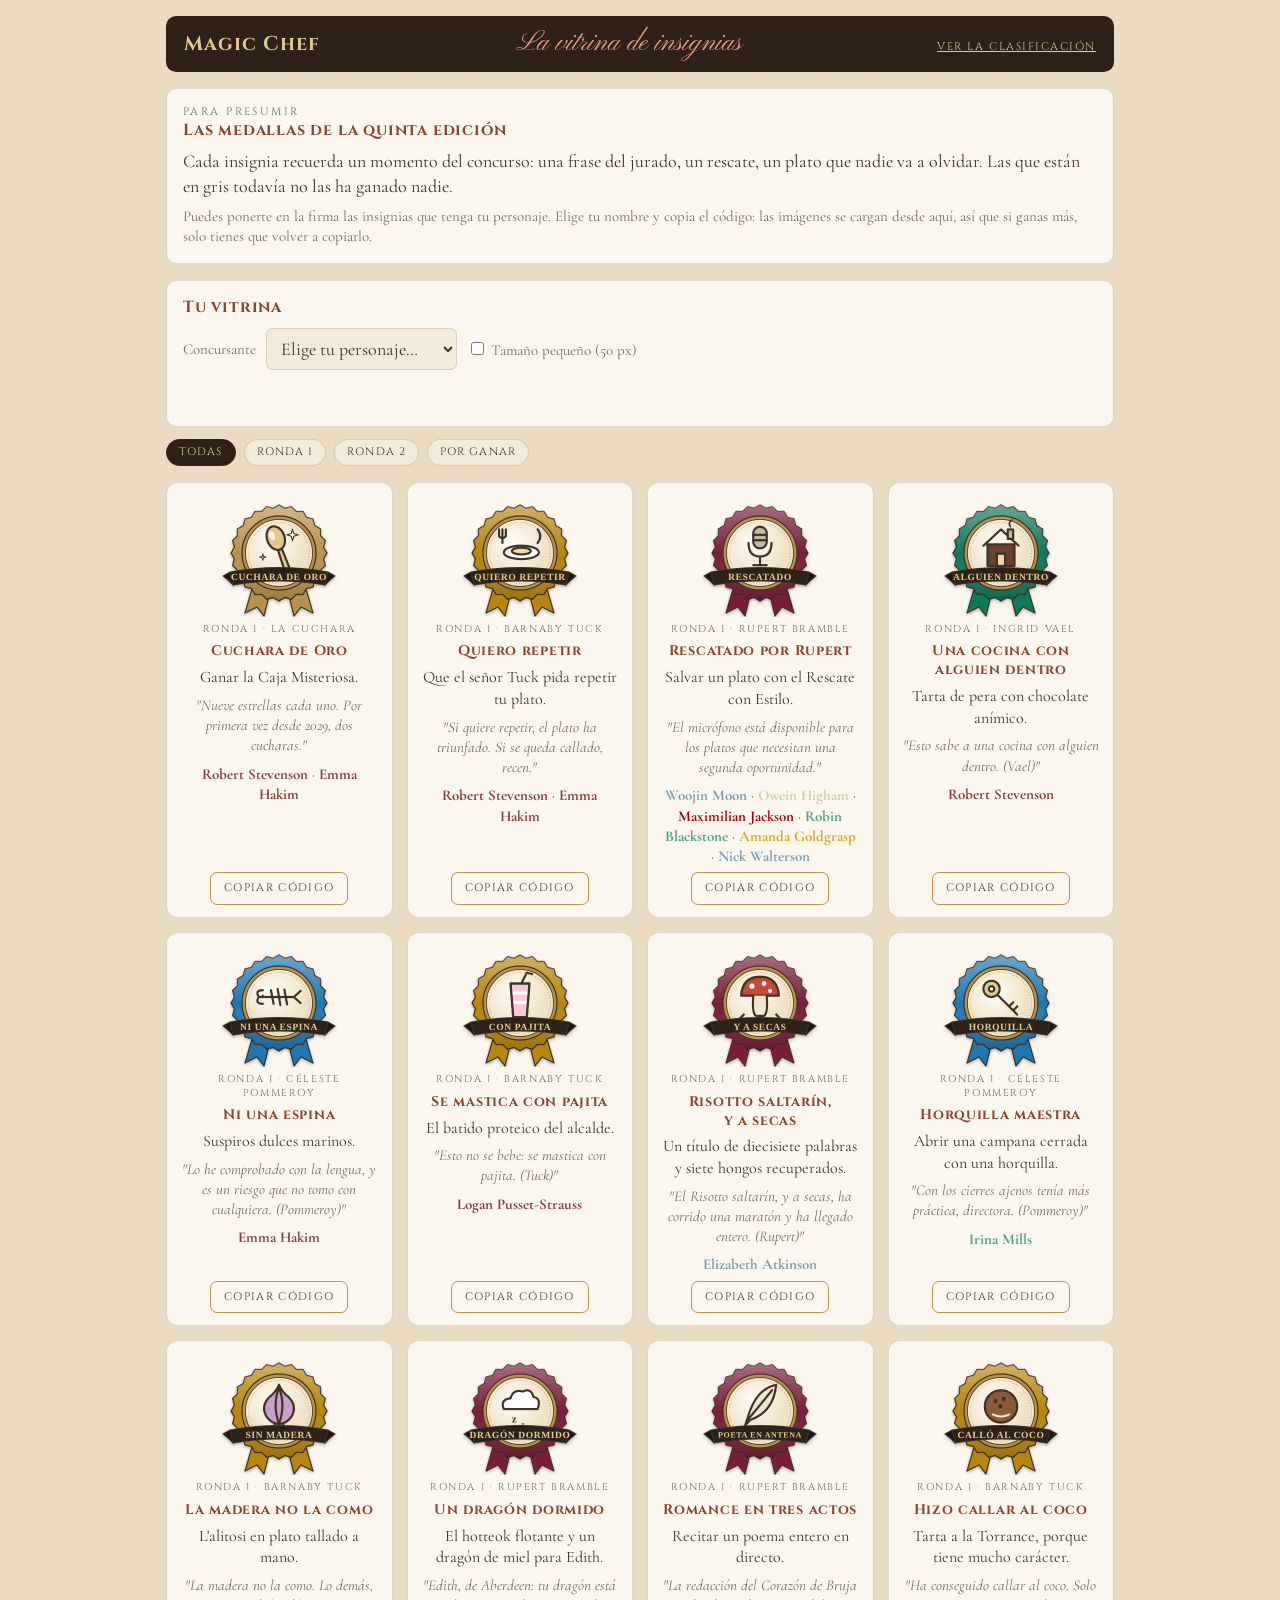
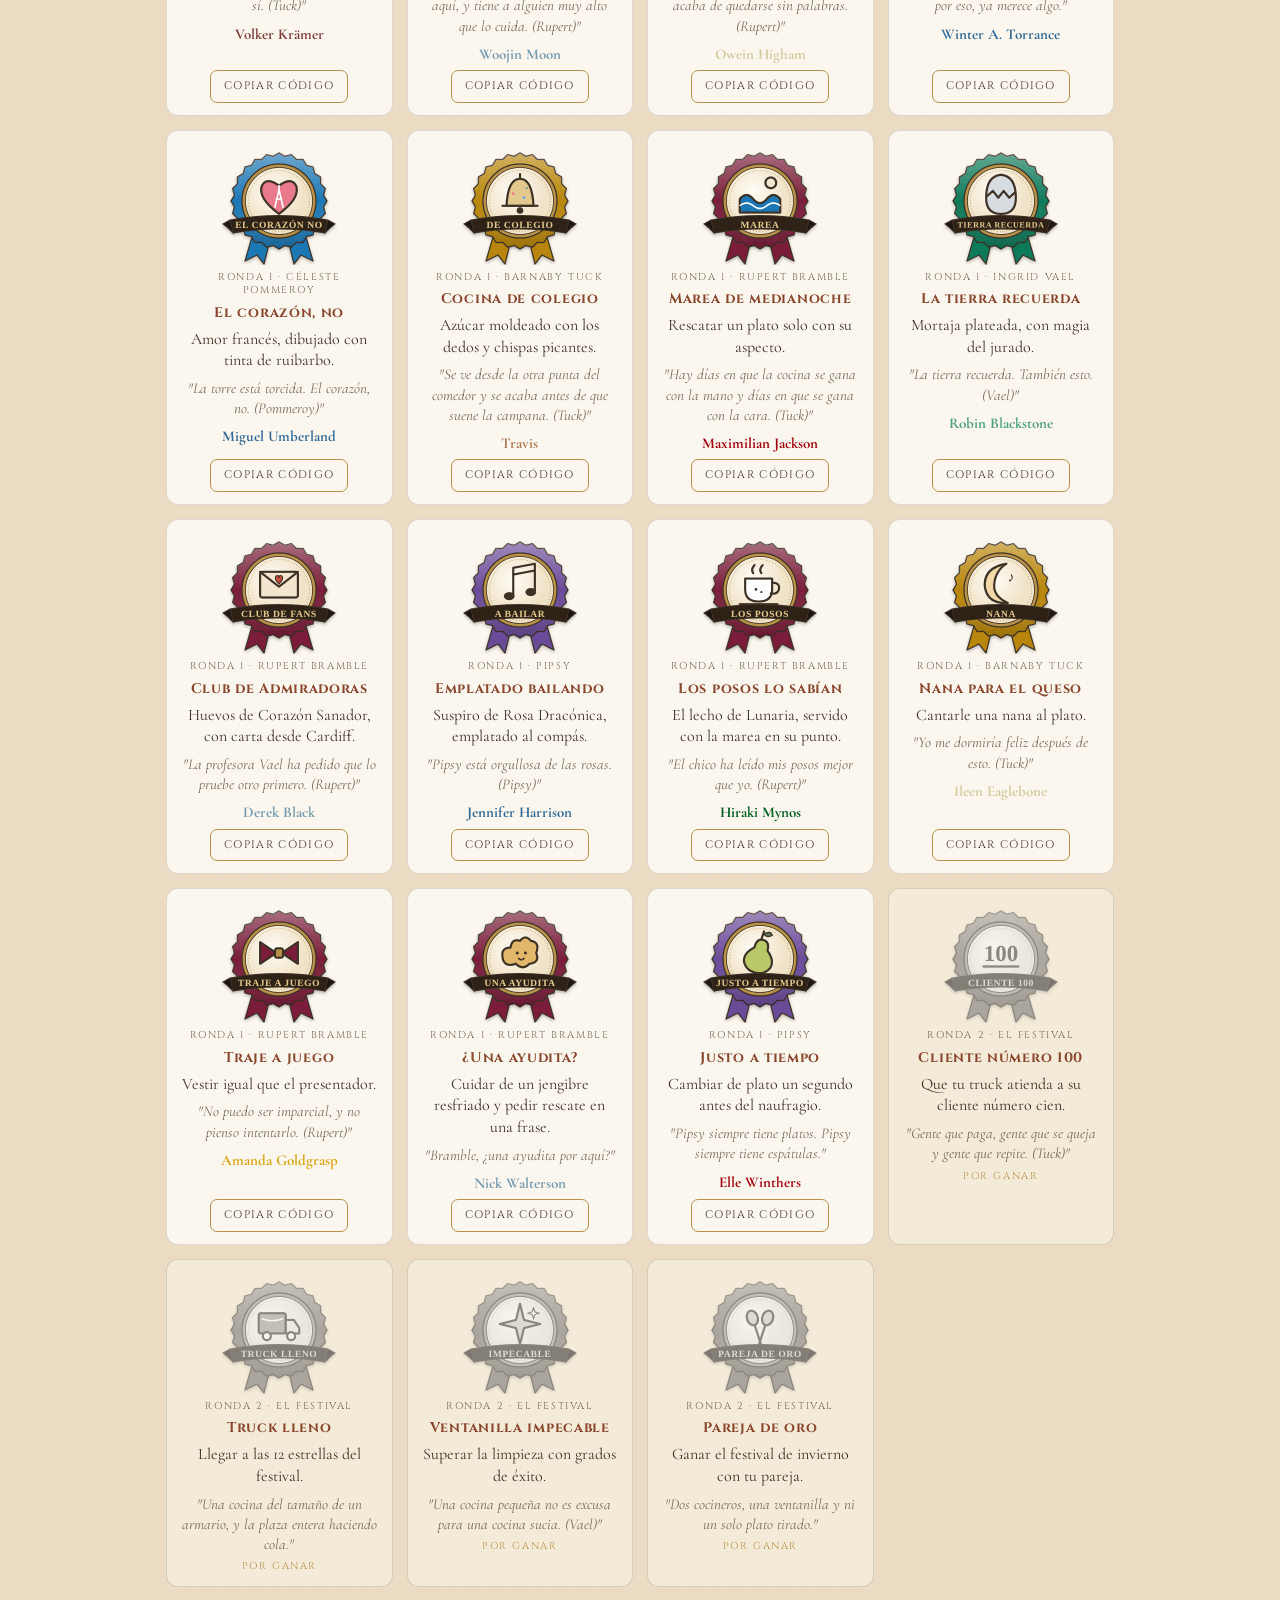
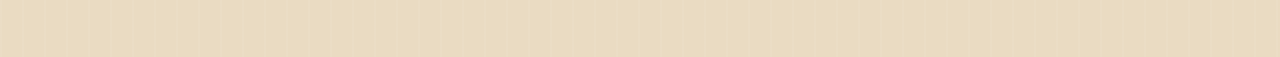
<file: insignias.html>
<!doctype html>
<html lang="es">
<head>
<meta charset="utf-8">
<meta name="viewport" content="width=device-width,initial-scale=1,viewport-fit=cover">
<title>Magic Chef · Insignias</title>
<link rel="stylesheet" href="https://fonts.googleapis.com/css2?family=Cinzel:wght@500;700&family=Cormorant+Garamond:ital,wght@0,500;0,600;0,700;1,500&family=Pinyon+Script&display=swap">
<script>try{ const t=localStorage.getItem('mc-tema'); if(t==='light'||t==='dark') document.documentElement.dataset.theme=t; }catch(e){}</script>
<style>
:root{
  --bg:#EADBC2; --card:#FBF7EF; --card2:#F3EAD8; --ink:#3E3127; --soft:#7A6857;
  --line:rgba(62,49,39,.16); --terra:#A9573A; --terra-ink:#8A452D; --sage:#5E7752; --gold:#B8924A; --gold-soft:#E3C98E;
  --walnut:#2E2118; --on-dark:#F3E6CF;
  --display:'Cinzel',Georgia,serif; --body:'Cormorant Garamond',Georgia,serif; --script:'Pinyon Script',cursive;
}
@media (prefers-color-scheme:dark){:root:not([data-theme="light"]){
  --bg:#1E1712; --card:#2E241C; --card2:#382C22; --ink:#EFE3CF; --soft:#B9A68D; --line:rgba(239,227,207,.14);
  --terra:#D98462; --terra-ink:#E9A182; --sage:#93AE84; --gold:#D4AF6A; --gold-soft:#8F7443; --walnut:#140E0A; color-scheme:dark}}
:root[data-theme="dark"]{
  --bg:#1E1712; --card:#2E241C; --card2:#382C22; --ink:#EFE3CF; --soft:#B9A68D; --line:rgba(239,227,207,.14);
  --terra:#D98462; --terra-ink:#E9A182; --sage:#93AE84; --gold:#D4AF6A; --gold-soft:#8F7443; --walnut:#140E0A; color-scheme:dark}
*{box-sizing:border-box}
html{-webkit-text-size-adjust:100%}
body{margin:0;background:var(--bg);color:var(--ink);font-family:var(--body);font-size:18px;line-height:1.35;
  background-image:repeating-linear-gradient(90deg,rgba(255,255,255,.05) 0 2px,transparent 2px 22px)}
.wrap{max-width:980px;margin:0 auto;padding:16px max(16px,env(safe-area-inset-right,0px)) 70px max(16px,env(safe-area-inset-left,0px))}
button,select,textarea{font:inherit;color:inherit}
h1,h2,h3{font-family:var(--display);font-weight:700;letter-spacing:.05em;margin:0;text-wrap:balance}
.eyebrow{font-family:var(--display);font-size:11px;letter-spacing:.22em;text-transform:uppercase;color:var(--sage)}
.mini{font-size:15px;color:var(--soft)}
header.top{display:flex;flex-wrap:wrap;align-items:baseline;gap:6px 14px;justify-content:space-between;padding:14px 18px;background:var(--walnut);color:var(--on-dark);border-radius:10px}
header.top h1{font-size:20px;color:#E3C98E}
header.top .script{font-family:var(--script);font-size:28px;color:#E7A07F;line-height:1}
header.top a{color:#E3C98E;font-family:var(--display);font-size:11px;letter-spacing:.14em;text-transform:uppercase}
.panel{background:var(--card);border:1px solid var(--line);border-radius:10px;padding:16px;margin-top:16px}
.panel h2{font-size:16px;color:var(--terra-ink)}
.intro p{margin:8px 0 0}
.btn{border:1px solid var(--gold);background:var(--card);padding:8px 13px;border-radius:7px;cursor:pointer;font-family:var(--display);font-size:11px;letter-spacing:.12em;text-transform:uppercase}
.btn:hover{border-color:var(--terra)}
.btn.ok{border-color:var(--sage);color:var(--sage)}
select{background:var(--card2);border:1px solid var(--line);border-radius:7px;padding:8px 10px;max-width:100%}
.fila-sel{display:flex;flex-wrap:wrap;gap:10px;align-items:center;margin-top:10px}
.mias{display:flex;flex-wrap:wrap;gap:10px;margin:14px 0 6px;min-height:20px}
.mias img{width:84px;height:84px}
textarea{width:100%;min-height:74px;background:var(--card2);border:1px solid var(--line);border-radius:7px;padding:8px 10px;font-family:ui-monospace,Consolas,monospace;font-size:12px;resize:vertical}
.filtros{display:flex;flex-wrap:wrap;gap:8px;margin-top:12px}
.chip{border:1px solid var(--line);background:var(--card2);border-radius:99px;padding:5px 12px;cursor:pointer;font-family:var(--display);font-size:11px;letter-spacing:.1em;text-transform:uppercase}
.chip[aria-pressed="true"]{background:var(--walnut);color:#E3C98E;border-color:var(--walnut)}
.grid{display:grid;grid-template-columns:repeat(auto-fill,minmax(220px,1fr));gap:14px;margin-top:16px}
.ins{background:var(--card);border:1px solid var(--line);border-radius:12px;padding:14px 14px 12px;display:flex;flex-direction:column;align-items:center;text-align:center;gap:6px}
.ins img{width:120px;height:120px;transition:transform .25s}
.ins:hover img{transform:rotate(-4deg) scale(1.04)}
.ins h3{font-size:14px;color:var(--terra-ink)}
.ins .r{font-family:var(--display);font-size:10px;letter-spacing:.16em;text-transform:uppercase;color:var(--soft)}
.ins .como{font-size:16px}
.ins .cita{font-style:italic;font-size:15px;color:var(--soft)}
.ins .quien{font-size:15px;margin-top:2px}
.ins .quien b{font-weight:700}
.ins .lock{font-family:var(--display);font-size:10px;letter-spacing:.16em;text-transform:uppercase;color:var(--gold)}
.ins.bloq{background:var(--card2)}
.ins .btn{margin-top:auto}
.oculta{display:none!important}
.sr{position:absolute;width:1px;height:1px;overflow:hidden;clip:rect(0 0 0 0);white-space:nowrap}
@media (max-width:520px){.grid{grid-template-columns:1fr 1fr;gap:10px}.ins{padding:10px 8px}.ins img{width:92px;height:92px}.ins .cita{display:none}.mias img{width:64px;height:64px}}
</style>
</head>
<body>
<div class="wrap">
  <header class="top"><h1>Magic Chef</h1><span class="script">La vitrina de insignias</span><a href="clasificacion.html">Ver la clasificación</a></header>

  <section class="panel intro">
    <div class="eyebrow">Para presumir</div>
    <h2>Las medallas de la quinta edición</h2>
    <p>Cada insignia recuerda un momento del concurso: una frase del jurado, un rescate, un plato que nadie va a olvidar. Las que están en gris todavía no las ha ganado nadie.</p>
    <p class="mini">Puedes ponerte en la firma las insignias que tenga tu personaje. Elige tu nombre y copia el código: las imágenes se cargan desde aquí, así que si ganas más, solo tienes que volver a copiarlo.</p>
  </section>

  <section class="panel" id="mio">
    <h2>Tu vitrina</h2>
    <div class="fila-sel">
      <label for="sel" class="mini">Concursante</label>
      <select id="sel"><option value="">Elige tu personaje…</option></select>
      <label class="mini"><input type="checkbox" id="tam"> Tamaño pequeño (50 px)</label>
    </div>
    <div class="mias" id="mias"></div>
    <div id="cod" hidden>
      <textarea id="txt" readonly aria-label="Código para la firma"></textarea>
      <div class="fila-sel"><button class="btn" id="copiar">Copiar el código</button><span class="mini" id="cuantas"></span></div>
    </div>
  </section>

  <div class="filtros" id="filtros" role="group" aria-label="Filtrar insignias"></div>
  <div class="grid" id="grid"><p class="mini">Abriendo la vitrina…</p></div>
</div>
<script>
const $=s=>document.querySelector(s);
const esc=s=>String(s??'').replace(/[&<>"]/g,c=>({'&':'&amp;','<':'&lt;','>':'&gt;','"':'&quot;'}[c]));
const PAG='https://jesleytherabbit-prog.github.io/magic-chef/insignias.html';
let D=null, FILTRO='todas';
const nom=id=>{ const p=D.concursantes[id]; return p?`<b style="color:${p.c}">${esc(p.n)}</b>`:esc(id); };
const src=b=>D.base+b.img;
function codigo(lista,px){
  return lista.map(b=>`<a href="${PAG}" title="Magic Chef 2034 · ${esc(b.nombre)}"><img src="${src(b)}" alt="${esc(b.nombre)}" width="${px}" height="${px}" style="width:${px}px;height:${px}px"></a>`).join('');
}
function copiar(texto,btn){
  const ok=()=>{ const t=btn.textContent; btn.textContent='¡Copiado!'; btn.classList.add('ok'); setTimeout(()=>{btn.textContent=t;btn.classList.remove('ok')},1600); };
  if(navigator.clipboard&&window.isSecureContext) navigator.clipboard.writeText(texto).then(ok,()=>fallback());
  else fallback();
  function fallback(){ const ta=document.createElement('textarea'); ta.value=texto; ta.style.position='fixed'; ta.style.opacity='0'; document.body.appendChild(ta); ta.select(); try{document.execCommand('copy'); ok();}catch(e){} ta.remove(); }
}
function pintarGrid(){
  const g=$('#grid');
  g.innerHTML=D.insignias.map(b=>{
    const bloq=!b.la_tienen.length;
    const vis=FILTRO==='todas'||b.ronda===FILTRO||(FILTRO==='por-ganar'&&bloq);
    return `<article class="ins${bloq?' bloq':''}${vis?'':' oculta'}">
      <img src="${esc(b.local)}" alt="" loading="lazy">
      <span class="r">${esc(b.ronda)} · ${esc(D.jueces[b.juez]||'')}</span>
      <h3>${esc(b.nombre)}</h3>
      <div class="como">${esc(b.como)}</div>
      <div class="cita">"${esc(b.cita)}"</div>
      ${bloq?'<div class="lock">Por ganar</div>':`<div class="quien">${b.la_tienen.map(nom).join(' · ')}</div>
      <button class="btn" data-uno="${esc(b.id)}">Copiar código</button>`}
    </article>`; }).join('');
}
function pintarMio(){
  const id=$('#sel').value; const px=$('#tam').checked?50:70;
  const mias=id?D.insignias.filter(b=>b.la_tienen.includes(id)):[];
  $('#mias').innerHTML=id?(mias.length?mias.map(b=>`<img src="${esc(b.local)}" alt="${esc(b.nombre)}" title="${esc(b.nombre)}">`).join(''):'<p class="mini">Todavía no hay insignias para este personaje. El festival está a la vuelta de la esquina.</p>'):'';
  $('#cod').hidden=!mias.length;
  if(mias.length){ $('#txt').value=codigo(mias,px); $('#cuantas').textContent=mias.length===1?'1 insignia':mias.length+' insignias'; }
  try{ localStorage.setItem('mc-ins-pj',id); }catch(e){}
}
async function iniciar(){
  try{
    const r=await fetch('insignias/insignias.json',{cache:'no-store'}); D=await r.json();
    D.insignias.forEach(b=>{ b.local='insignias/'+b.img; });
    const ids=Object.keys(D.concursantes).sort((a,b)=>D.concursantes[a].n.localeCompare(D.concursantes[b].n,'es'));
    $('#sel').insertAdjacentHTML('beforeend',ids.map(i=>`<option value="${i}">${esc(D.concursantes[i].n)}</option>`).join(''));
    const rondas=[...new Set(D.insignias.map(b=>b.ronda))];
    $('#filtros').innerHTML=[['todas','Todas'],...rondas.map(r=>[r,r]),['por-ganar','Por ganar']].map(([k,t])=>`<button class="chip" data-f="${esc(k)}" aria-pressed="${k===FILTRO}">${esc(t)}</button>`).join('');
    let guard=''; try{ guard=localStorage.getItem('mc-ins-pj')||''; }catch(e){}
    if(guard&&D.concursantes[guard]) $('#sel').value=guard;
    pintarGrid(); pintarMio();
  }catch(e){ $('#grid').innerHTML='<p class="mini">No pude abrir la vitrina. Revisa tu conexión y recarga la página.</p>'; }
}
document.addEventListener('click',e=>{
  const f=e.target.closest('[data-f]'); if(f){ FILTRO=f.dataset.f; document.querySelectorAll('[data-f]').forEach(c=>c.setAttribute('aria-pressed',c===f)); pintarGrid(); return; }
  const u=e.target.closest('[data-uno]'); if(u){ const b=D.insignias.find(x=>x.id===u.dataset.uno); copiar(codigo([b],70),u); return; }
  if(e.target.id==='copiar') copiar($('#txt').value,e.target);
});
$('#sel').addEventListener('change',pintarMio); $('#tam').addEventListener('change',pintarMio);
iniciar();
</script>
</body>
</html>
</file>
